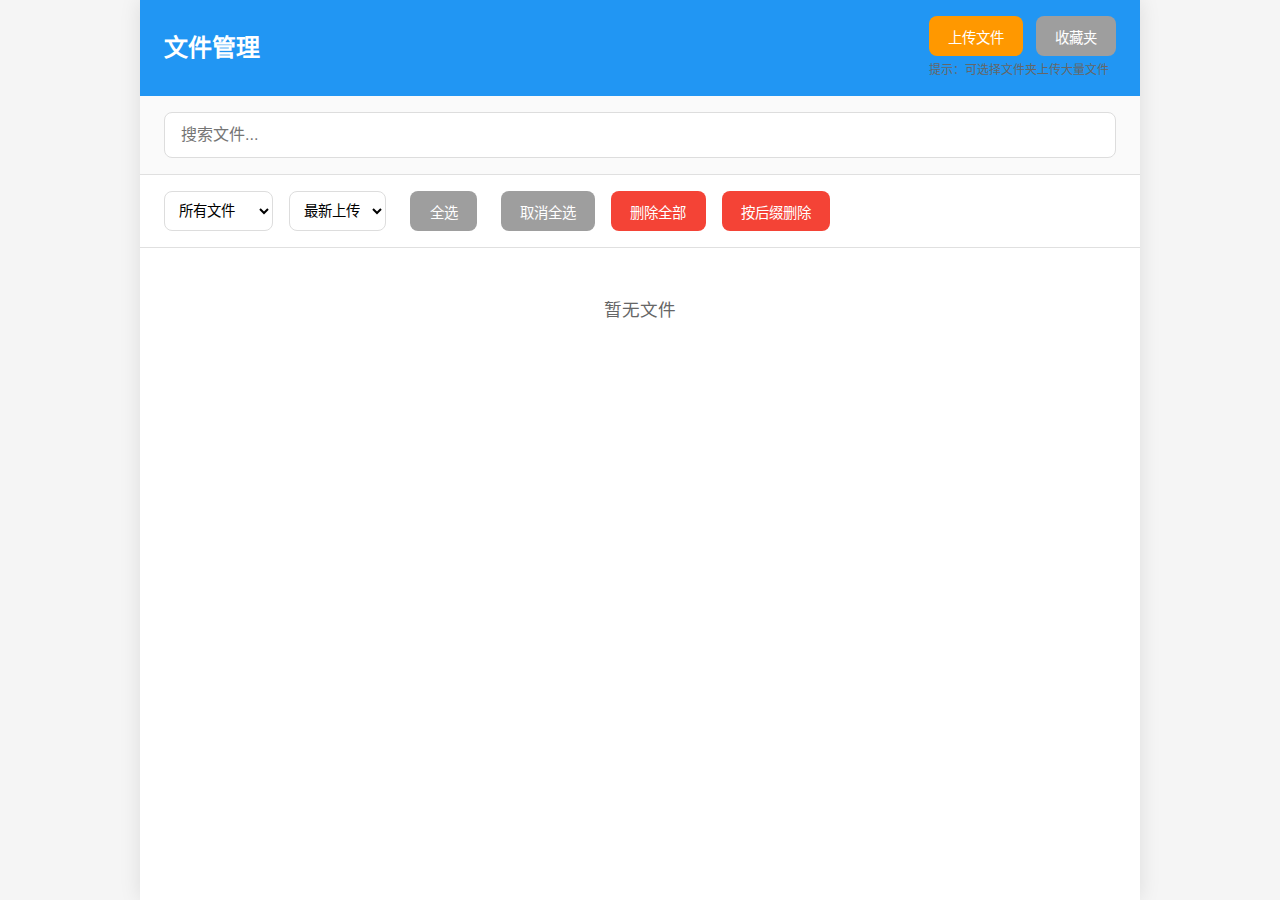
<file: index.html>
<!DOCTYPE html>
<html lang="zh-CN">
<head>
    <meta charset="UTF-8">
    <meta name="viewport" content="width=device-width, initial-scale=1.0">
    <title>文件管理APP</title>
    <link rel="stylesheet" href="style.css">
    <!-- PWA 配置 -->
    <link rel="manifest" href="/manifest.json">
    <meta name="theme-color" content="#2196F3">
    <meta name="apple-mobile-web-app-capable" content="yes">
    <meta name="apple-mobile-web-app-status-bar-style" content="black">
    <meta name="apple-mobile-web-app-title" content="文件管理">
</head>
<body>
    <div class="app-container">
        <header class="app-header">
            <h1>文件管理</h1>
            <div class="header-actions">
                <button id="uploadBtn" class="btn btn-primary">上传文件</button>
                <button id="favoriteBtn" class="btn btn-secondary">收藏夹</button>
                <input type="file" id="fileInput" multiple webkitdirectory style="display: none;">
                <div style="font-size: 12px; color: #666; margin-top: 5px;">提示：可选择文件夹上传大量文件</div>
            </div>
        </header>

        <div class="search-section">
            <input type="text" id="searchInput" placeholder="搜索文件..." class="search-input">
        </div>

        <div class="filter-section">
            <select id="filterSelect" class="filter-select">
                <option value="all">所有文件</option>
                <option value="pdf">PDF文件</option>
                <option value="html">HTML文件</option>
                <option value="image">图片文件</option>
                <option value="zip">压缩文件</option>
            </select>
            <select id="sortSelect" class="filter-select">
                <option value="newest">最新上传</option>
                <option value="oldest">最早上传</option>
                <option value="name_asc">名称升序</option>
                <option value="name_desc">名称降序</option>
            </select>
            <button id="selectAllBtn" class="btn btn-secondary">全选</button>
            <button id="selectNoneBtn" class="btn btn-secondary">取消全选</button>
            <button id="batchDeleteBtn" class="btn btn-danger" style="display: none;">批量删除</button>
            <button id="deleteAllBtn" class="btn btn-danger">删除全部</button>
            <button id="deleteBySuffixBtn" class="btn btn-danger">按后缀删除</button>
        </div>

        <main class="file-list-container">
            <div id="fileList" class="file-list">
                <!-- 文件列表将通过JavaScript动态生成 -->
            </div>
        </main>
    </div>

    <!-- 收藏窗口 -->
    <div id="favoriteWindow" class="modal-window" style="display: none;">
        <div class="modal-overlay" onclick="fileManager.closeFavoriteWindow()"></div>
        <div class="modal-content">
            <div class="modal-header">
                <h2>收藏夹</h2>
                <button class="btn-icon close-btn" onclick="fileManager.closeFavoriteWindow()">×</button>
            </div>
            <div class="modal-body">
                <div id="favoriteFileList" class="file-list"></div>
            </div>
            <div class="modal-footer">
                <button id="closeFavoriteBtn" class="btn btn-primary" onclick="fileManager.closeFavoriteWindow()">关闭</button>
            </div>
        </div>
    </div>

    <script src="script.js"></script>
    
</body>

</html>
</file>
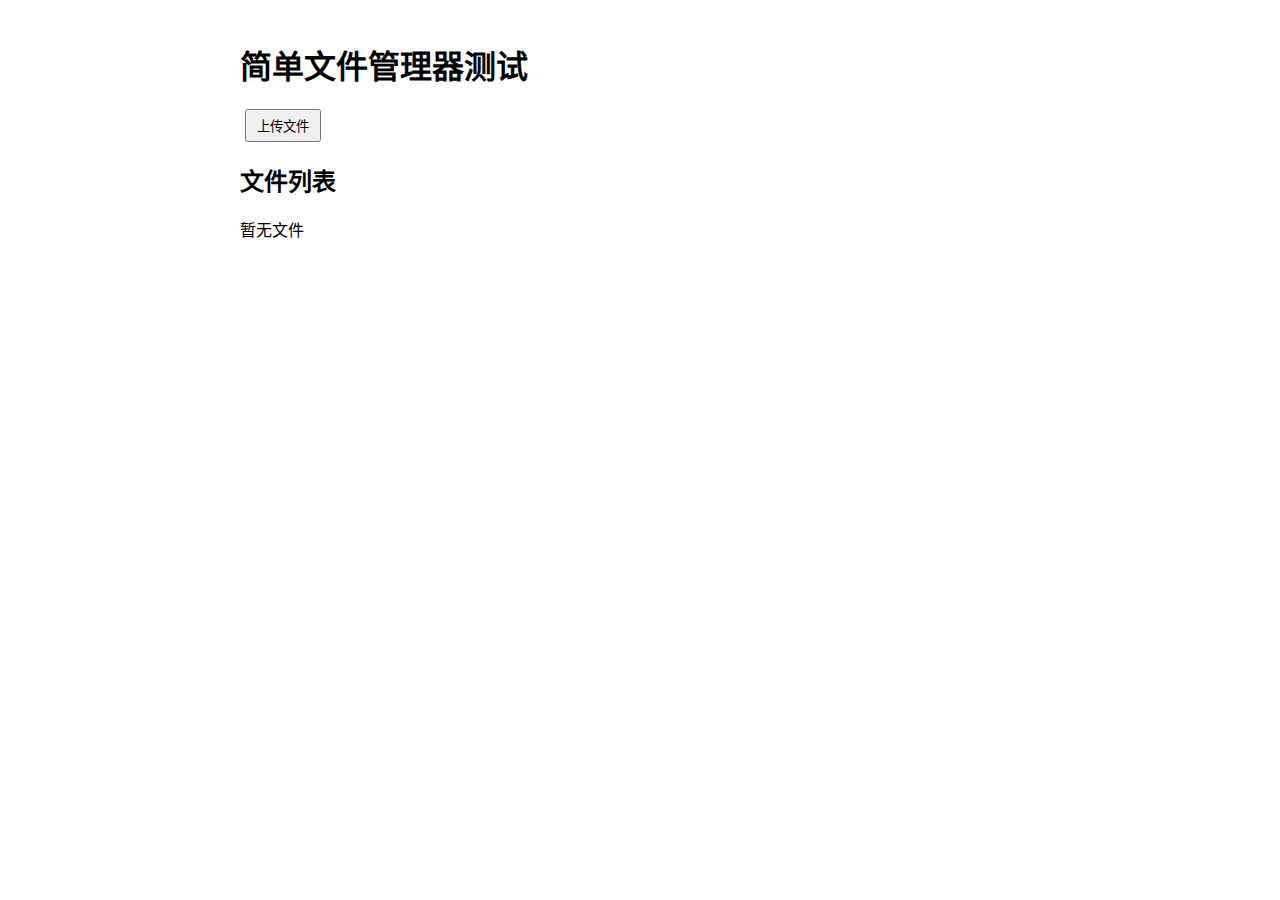
<file: simple-test.html>
<!DOCTYPE html>
<html lang="zh-CN">
<head>
    <meta charset="UTF-8">
    <meta name="viewport" content="width=device-width, initial-scale=1.0">
    <title>简单文件管理器测试</title>
    <style>
        body {
            font-family: Arial, sans-serif;
            max-width: 800px;
            margin: 0 auto;
            padding: 20px;
        }
        .file-item {
            border: 1px solid #ddd;
            padding: 10px;
            margin: 10px 0;
            border-radius: 5px;
        }
        .file-actions {
            margin-top: 10px;
        }
        .btn {
            padding: 5px 10px;
            margin: 0 5px;
            cursor: pointer;
        }
    </style>
</head>
<body>
    <h1>简单文件管理器测试</h1>
    
    <div>
        <button id="uploadBtn" class="btn">上传文件</button>
        <input type="file" id="fileInput" multiple style="display: none;">
    </div>
    
    <h2>文件列表</h2>
    <div id="fileList"></div>
    
    <script>
        class SimpleFileManager {
            constructor() {
                this.files = [];
                this.init();
            }
            
            init() {
                this.bindEvents();
                this.renderFileList();
            }
            
            bindEvents() {
                const uploadBtn = document.getElementById('uploadBtn');
                const fileInput = document.getElementById('fileInput');
                
                uploadBtn.addEventListener('click', () => {
                    fileInput.click();
                });
                
                fileInput.addEventListener('change', (e) => {
                    this.handleFileUpload(e);
                });
            }
            
            handleFileUpload(event) {
                const fileList = event.target.files;
                if (fileList.length === 0) return;
                
                for (let i = 0; i < fileList.length; i++) {
                    const file = fileList[i];
                    this.uploadFile(file);
                }
                
                // 清空文件输入
                event.target.value = '';
            }
            
            uploadFile(file) {
                const fileId = Date.now() + Math.random().toString(36).substr(2, 9);
                
                const fileData = {
                    id: fileId,
                    name: file.name,
                    type: file.type,
                    size: file.size,
                    uploadedAt: new Date().toISOString(),
                    content: URL.createObjectURL(file)
                };
                
                this.files.push(fileData);
                this.renderFileList();
            }
            
            renderFileList() {
                const fileListElement = document.getElementById('fileList');
                
                if (this.files.length === 0) {
                    fileListElement.innerHTML = '<div>暂无文件</div>';
                    return;
                }
                
                let html = '';
                this.files.forEach(file => {
                    html += '<div class="file-item">';
                    html += '<div>文件名: ' + file.name + '</div>';
                    html += '<div>类型: ' + file.type + '</div>';
                    html += '<div>大小: ' + this.formatFileSize(file.size) + '</div>';
                    html += '<div>上传时间: ' + this.formatDate(file.uploadedAt) + '</div>';
                    html += '<div class="file-actions">';
                    html += '<button class="btn" onclick="fileManager.viewFile(\'' + file.id + '\')">查看</button>';
                    html += '<button class="btn" onclick="fileManager.deleteFile(\'' + file.id + '\')">删除</button>';
                    html += '</div>';
                    html += '</div>';
                });
                
                fileListElement.innerHTML = html;
            }
            
            viewFile(fileId) {
                const file = this.files.find(f => f.id === fileId);
                if (!file) return;
                
                window.open(file.content, '_blank');
            }
            
            deleteFile(fileId) {
                this.files = this.files.filter(file => file.id !== fileId);
                this.renderFileList();
            }
            
            formatFileSize(bytes) {
                if (bytes === 0) return '0 Bytes';
                const k = 1024;
                const sizes = ['Bytes', 'KB', 'MB', 'GB'];
                const i = Math.floor(Math.log(bytes) / Math.log(k));
                return parseFloat((bytes / Math.pow(k, i)).toFixed(2)) + ' ' + sizes[i];
            }
            
            formatDate(dateString) {
                const date = new Date(dateString);
                return date.toLocaleString('zh-CN');
            }
        }
        
        // 初始化文件管理器
        let fileManager;
        if (document.readyState === 'loading') {
            document.addEventListener('DOMContentLoaded', () => {
                fileManager = new SimpleFileManager();
                window.fileManager = fileManager;
            });
        } else {
            fileManager = new SimpleFileManager();
            window.fileManager = fileManager;
        }
    </script>
</body>
</html>
</file>
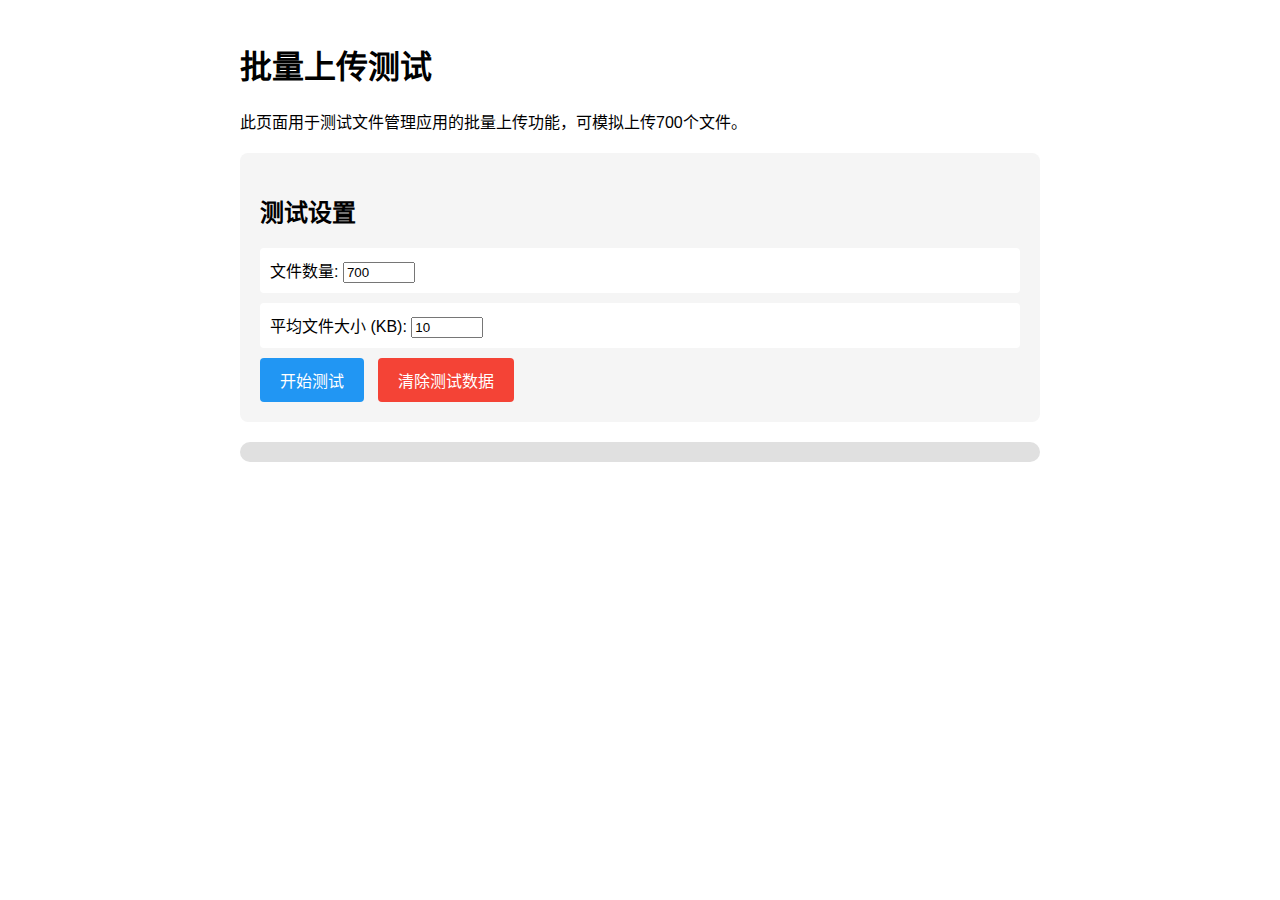
<file: test-batch-upload.html>
<!DOCTYPE html>
<html lang="zh-CN">
<head>
    <meta charset="UTF-8">
    <meta name="viewport" content="width=device-width, initial-scale=1.0">
    <title>批量上传测试</title>
    <style>
        body {
            font-family: Arial, sans-serif;
            padding: 20px;
            max-width: 800px;
            margin: 0 auto;
        }
        .test-container {
            background-color: #f5f5f5;
            padding: 20px;
            border-radius: 8px;
            margin-top: 20px;
        }
        .btn {
            padding: 10px 20px;
            background-color: #2196F3;
            color: white;
            border: none;
            border-radius: 4px;
            cursor: pointer;
            font-size: 16px;
        }
        .btn:hover {
            background-color: #1976D2;
        }
        .test-info {
            margin: 10px 0;
            padding: 10px;
            background-color: white;
            border-radius: 4px;
        }
        .test-result {
            margin-top: 20px;
            padding: 15px;
            border-radius: 4px;
        }
        .success {
            background-color: #d4edda;
            color: #155724;
        }
        .error {
            background-color: #f8d7da;
            color: #721c24;
        }
        #testProgress {
            width: 100%;
            height: 20px;
            background-color: #e0e0e0;
            border-radius: 10px;
            margin: 20px 0;
            overflow: hidden;
        }
        #testProgressFill {
            height: 100%;
            background-color: #4CAF50;
            width: 0%;
            transition: width 0.3s ease;
        }
    </style>
</head>
<body>
    <h1>批量上传测试</h1>
    <p>此页面用于测试文件管理应用的批量上传功能，可模拟上传700个文件。</p>
    
    <div class="test-container">
        <h2>测试设置</h2>
        <div class="test-info">
            <label for="fileCount">文件数量:</label>
            <input type="number" id="fileCount" value="700" min="1" max="1000">
        </div>
        <div class="test-info">
            <label for="fileSize">平均文件大小 (KB):</label>
            <input type="number" id="fileSize" value="10" min="1" max="1000">
        </div>
        <button class="btn" onclick="startTest()">开始测试</button>
        <button class="btn" onclick="clearTest()" style="margin-left: 10px; background-color: #f44336;">清除测试数据</button>
    </div>
    
    <div id="testProgress">
        <div id="testProgressFill"></div>
    </div>
    
    <div id="testResult" class="test-result"></div>
    
    <script>
        function startTest() {
            const fileCount = parseInt(document.getElementById('fileCount').value);
            const fileSize = parseInt(document.getElementById('fileSize').value);
            
            const startTime = Date.now();
            let processedCount = 0;
            const testResult = document.getElementById('testResult');
            const testProgressFill = document.getElementById('testProgressFill');
            
            testResult.innerHTML = '<h3>测试进行中...</h3>';
            testResult.className = 'test-result';
            
            // 创建模拟文件数据
            console.log(`开始创建 ${fileCount} 个模拟文件...`);
            
            // 先检查是否已加载FileManager
            if (typeof window.fileManager === 'undefined') {
                testResult.innerHTML = '<h3>错误</h3><p>FileManager未加载，请先打开主应用页面。</p>';
                testResult.className = 'test-result error';
                return;
            }
            
            // 创建Blob文件
            const files = [];
            for (let i = 0; i < fileCount; i++) {
                const content = `这是测试文件 ${i+1} 的内容。\n\n文件大小约为 ${fileSize} KB。\n\n测试批量上传功能。`;
                const blob = new Blob([content.repeat(Math.ceil(fileSize * 1024 / content.length))], { type: 'text/plain' });
                blob.name = `test-file-${i+1}.txt`;
                blob.lastModified = Date.now();
                blob.lastModifiedDate = new Date();
                files.push(blob);
            }
            
            console.log(`模拟文件创建完成，共 ${files.length} 个文件`);
            
            // 创建FileList
            const dataTransfer = new DataTransfer();
            files.forEach(file => {
                dataTransfer.items.add(file);
            });
            const fileList = dataTransfer.files;
            
            console.log(`FileList 创建完成，共 ${fileList.length} 个文件`);
            
            // 调用handleFileUpload方法
            console.log('开始批量上传...');
            
            // 监听上传进度
            const originalUpdateProgress = fileManager.updateUploadProgress;
            fileManager.updateUploadProgress = function(uploadedCount, totalFiles) {
                originalUpdateProgress.call(this, uploadedCount, totalFiles);
                const percentage = Math.round((uploadedCount / totalFiles) * 100);
                testProgressFill.style.width = percentage + '%';
            };
            
            // 修改finishBatchUpload方法以获取测试结果
            const originalFinishBatchUpload = fileManager.finishBatchUpload;
            fileManager.finishBatchUpload = function(uploadedFiles, failedFiles, totalFiles) {
                const endTime = Date.now();
                const duration = (endTime - startTime) / 1000;
                const speed = Math.round(totalFiles / duration);
                
                let resultHTML = '<h3>测试完成</h3>';
                resultHTML += `<p>总文件数: ${totalFiles}</p>`;
                resultHTML += `<p>成功上传: ${uploadedFiles.length}</p>`;
                resultHTML += `<p>上传失败: ${failedFiles.length}</p>`;
                resultHTML += `<p>耗时: ${duration.toFixed(2)} 秒</p>`;
                resultHTML += `<p>上传速度: ${speed} 文件/秒</p>`;
                
                if (failedFiles.length === 0) {
                    resultHTML += '<p class="success">✅ 所有文件上传成功！</p>';
                    testResult.className = 'test-result success';
                } else {
                    resultHTML += `<p class="error">⚠️ 部分文件上传失败</p>`;
                    testResult.className = 'test-result error';
                }
                
                testResult.innerHTML = resultHTML;
                
                // 恢复原始方法
                fileManager.updateUploadProgress = originalUpdateProgress;
                fileManager.finishBatchUpload = originalFinishBatchUpload;
                
                // 调用原始方法完成上传
                originalFinishBatchUpload.call(this, uploadedFiles, failedFiles, totalFiles);
            };
            
            // 触发文件上传
            fileManager.handleFileUpload({ target: { files: fileList } });
        }
        
        function clearTest() {
            if (typeof window.fileManager !== 'undefined') {
                // 清除所有测试文件
                const testFiles = fileManager.files.filter(file => file.name.startsWith('test-file-'));
                if (testFiles.length > 0) {
                    testFiles.forEach(file => {
                        fileManager.deleteFile(file.id);
                    });
                    alert(`已清除 ${testFiles.length} 个测试文件`);
                } else {
                    alert('没有找到测试文件');
                }
            } else {
                alert('FileManager未加载，请先打开主应用页面。');
            }
        }
    </script>
</body>
</html>
</file>
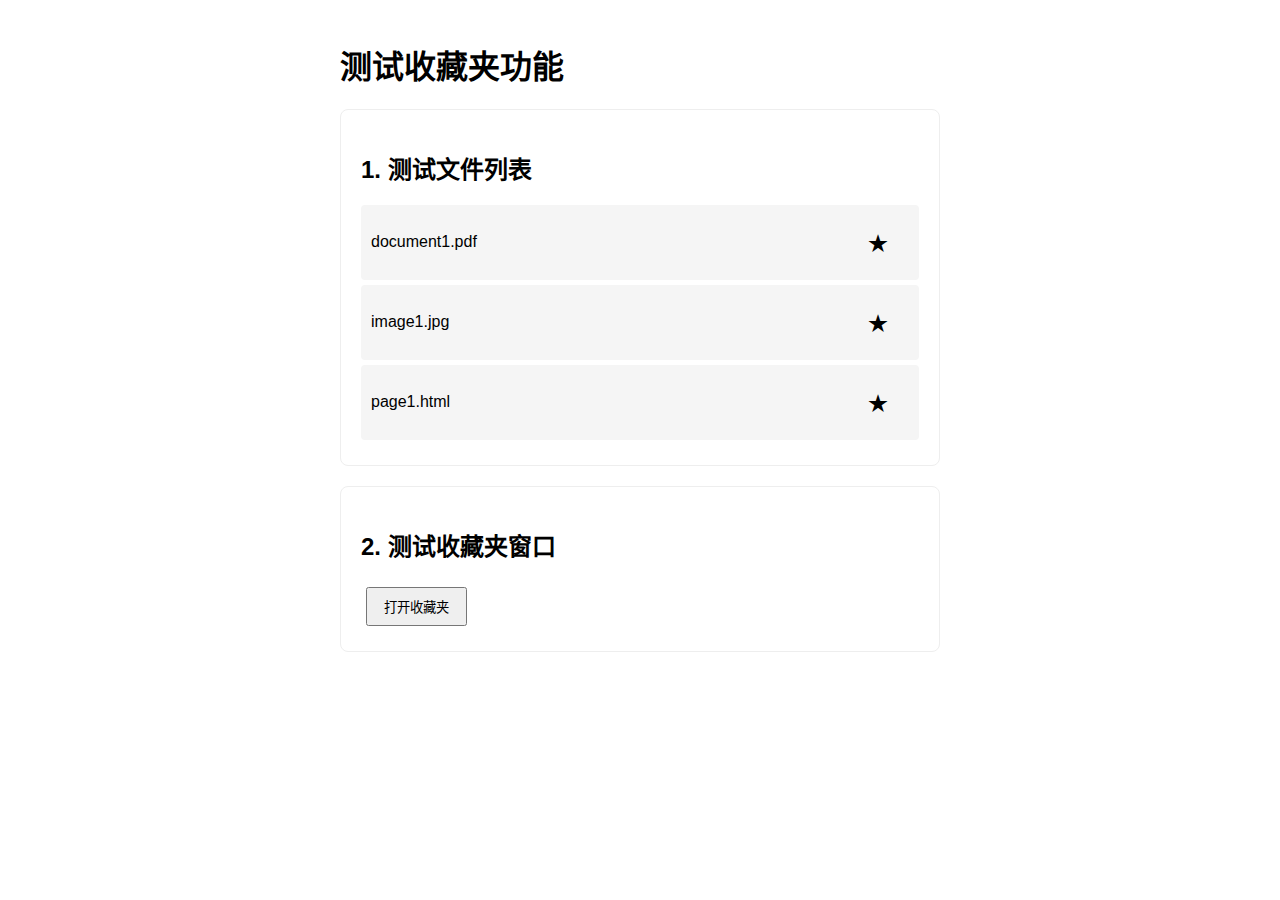
<file: test-favorite.html>
<!DOCTYPE html>
<html lang="zh-CN">
<head>
    <meta charset="UTF-8">
    <meta name="viewport" content="width=device-width, initial-scale=1.0">
    <title>测试收藏夹功能</title>
    <style>
        body {
            font-family: Arial, sans-serif;
            padding: 20px;
            max-width: 600px;
            margin: 0 auto;
        }
        .test-section {
            margin: 20px 0;
            padding: 20px;
            border: 1px solid #eee;
            border-radius: 8px;
        }
        button {
            padding: 8px 16px;
            margin: 5px;
            cursor: pointer;
        }
        .file-item {
            display: flex;
            align-items: center;
            padding: 10px;
            margin: 5px 0;
            background: #f5f5f5;
            border-radius: 4px;
        }
        .favorite-btn {
            margin-left: auto;
            background: none;
            border: none;
            font-size: 20px;
            cursor: pointer;
        }
        .favorite-btn.active {
            color: gold;
        }
        .modal {
            display: none;
            position: fixed;
            top: 0;
            left: 0;
            width: 100%;
            height: 100%;
            background: rgba(0,0,0,0.5);
            z-index: 1000;
        }
        .modal-content {
            background: white;
            margin: 50px auto;
            padding: 20px;
            border-radius: 8px;
            max-width: 500px;
        }
        #favoriteList {
            margin: 20px 0;
        }
    </style>
</head>
<body>
    <h1>测试收藏夹功能</h1>
    
    <div class="test-section">
        <h2>1. 测试文件列表</h2>
        <div id="fileList">
            <!-- 文件列表将动态生成 -->
        </div>
    </div>
    
    <div class="test-section">
        <h2>2. 测试收藏夹窗口</h2>
        <button onclick="openFavoriteWindow()">打开收藏夹</button>
        <div id="favoriteWindow" class="modal">
            <div class="modal-content">
                <h3>收藏夹</h3>
                <div id="favoriteList">
                    <!-- 收藏的文件将显示在这里 -->
                </div>
                <button onclick="closeFavoriteWindow()">关闭</button>
            </div>
        </div>
    </div>

    <script>
        // 简单的文件管理器测试
        class TestFileManager {
            constructor() {
                this.files = [
                    {id: '1', name: 'document1.pdf', type: 'pdf', favorite: false},
                    {id: '2', name: 'image1.jpg', type: 'image', favorite: false},
                    {id: '3', name: 'page1.html', type: 'html', favorite: false}
                ];
                this.renderFileList();
            }
            
            renderFileList() {
                const container = document.getElementById('fileList');
                container.innerHTML = '';
                
                this.files.forEach(file => {
                    const div = document.createElement('div');
                    div.className = 'file-item';
                    div.innerHTML = `
                        <span>${file.name}</span>
                        <button class="favorite-btn ${file.favorite ? 'active' : ''}" 
                                onclick="testManager.toggleFavorite('${file.id}')">★</button>
                    `;
                    container.appendChild(div);
                });
            }
            
            toggleFavorite(fileId) {
                const file = this.files.find(f => f.id === fileId);
                if (file) {
                    file.favorite = !file.favorite;
                    this.renderFileList();
                    renderFavoriteList();
                }
            }
        }
        
        function renderFavoriteList() {
            const container = document.getElementById('favoriteList');
            const favoriteFiles = testManager.files.filter(f => f.favorite);
            
            if (favoriteFiles.length === 0) {
                container.innerHTML = '<p>暂无收藏的文件</p>';
                return;
            }
            
            container.innerHTML = '';
            favoriteFiles.forEach(file => {
                const div = document.createElement('div');
                div.className = 'file-item';
                div.textContent = file.name;
                container.appendChild(div);
            });
        }
        
        function openFavoriteWindow() {
            const modal = document.getElementById('favoriteWindow');
            renderFavoriteList();
            modal.style.display = 'block';
        }
        
        function closeFavoriteWindow() {
            const modal = document.getElementById('favoriteWindow');
            modal.style.display = 'none';
        }
        
        // 初始化测试管理器
        const testManager = new TestFileManager();
    </script>
</body>
</html>
</file>
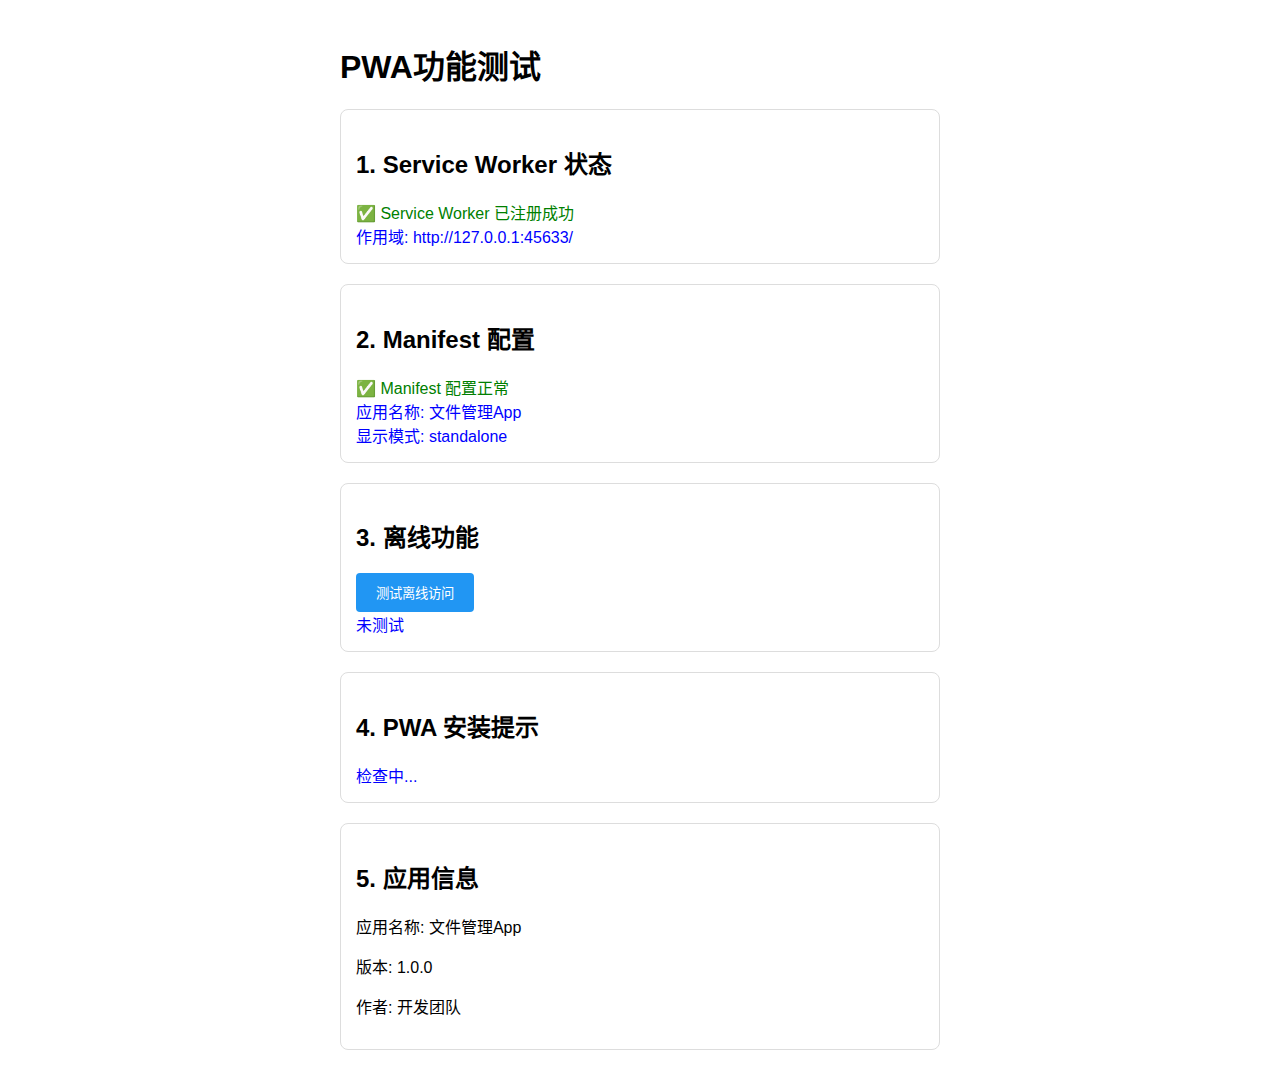
<file: test-pwa.html>
<!DOCTYPE html>
<html lang="zh-CN">
<head>
    <meta charset="UTF-8">
    <meta name="viewport" content="width=device-width, initial-scale=1.0">
    <title>PWA测试</title>
    <style>
        body {
            font-family: Arial, sans-serif;
            max-width: 600px;
            margin: 0 auto;
            padding: 20px;
        }
        .test-section {
            margin: 20px 0;
            padding: 15px;
            border: 1px solid #ddd;
            border-radius: 8px;
        }
        .success { color: green; }
        .error { color: red; }
        .info { color: blue; }
        button {
            padding: 10px 20px;
            background-color: #2196F3;
            color: white;
            border: none;
            border-radius: 4px;
            cursor: pointer;
        }
    </style>
</head>
<body>
    <h1>PWA功能测试</h1>
    
    <div class="test-section">
        <h2>1. Service Worker 状态</h2>
        <div id="sw-status" class="info">检查中...</div>
    </div>
    
    <div class="test-section">
        <h2>2. Manifest 配置</h2>
        <div id="manifest-status" class="info">检查中...</div>
    </div>
    
    <div class="test-section">
        <h2>3. 离线功能</h2>
        <button onclick="testOffline()">测试离线访问</button>
        <div id="offline-status" class="info">未测试</div>
    </div>
    
    <div class="test-section">
        <h2>4. PWA 安装提示</h2>
        <div id="install-status" class="info">检查中...</div>
    </div>
    
    <div class="test-section">
        <h2>5. 应用信息</h2>
        <div id="app-info">
            <p>应用名称: 文件管理App</p>
            <p>版本: 1.0.0</p>
            <p>作者: 开发团队</p>
        </div>
    </div>

    <script>
        // 检查Service Worker
        if ('serviceWorker' in navigator) {
            navigator.serviceWorker.ready
                .then(registration => {
                    document.getElementById('sw-status').innerHTML = '<span class="success">✅ Service Worker 已注册成功</span>';
                    document.getElementById('sw-status').innerHTML += '<br>作用域: ' + registration.scope;
                })
                .catch(error => {
                    document.getElementById('sw-status').innerHTML = '<span class="error">❌ Service Worker 注册失败</span>';
                    document.getElementById('sw-status').innerHTML += '<br>错误: ' + error.message;
                });
        } else {
            document.getElementById('sw-status').innerHTML = '<span class="error">❌ 浏览器不支持 Service Worker</span>';
        }
        
        // 检查Manifest
        fetch('/manifest.json')
            .then(response => {
                if (response.ok) {
                    return response.json();
                }
                throw new Error('Manifest 加载失败');
            })
            .then(manifest => {
                document.getElementById('manifest-status').innerHTML = '<span class="success">✅ Manifest 配置正常</span>';
                document.getElementById('manifest-status').innerHTML += '<br>应用名称: ' + manifest.name;
                document.getElementById('manifest-status').innerHTML += '<br>显示模式: ' + manifest.display;
            })
            .catch(error => {
                document.getElementById('manifest-status').innerHTML = '<span class="error">❌ Manifest 配置异常</span>';
                document.getElementById('manifest-status').innerHTML += '<br>错误: ' + error.message;
            });
        
        // 测试离线功能
        function testOffline() {
            document.getElementById('offline-status').innerHTML = '<span class="info">正在测试...</span>';
            
            // 缓存关键资源
            caches.open('test-cache')
                .then(cache => {
                    return cache.addAll(['/index.html', '/style.css', '/script.js']);
                })
                .then(() => {
                    document.getElementById('offline-status').innerHTML = '<span class="success">✅ 资源缓存成功，支持离线访问</span>';
                })
                .catch(error => {
                    document.getElementById('offline-status').innerHTML = '<span class="error">❌ 资源缓存失败</span>';
                    document.getElementById('offline-status').innerHTML += '<br>错误: ' + error.message;
                });
        }
        
        // 检查PWA安装提示
        let deferredPrompt;
        
        window.addEventListener('beforeinstallprompt', (e) => {
            e.preventDefault();
            deferredPrompt = e;
            document.getElementById('install-status').innerHTML = '<span class="success">✅ PWA 可以安装到主屏幕</span>';
        });
        
        setTimeout(() => {
            if (!deferredPrompt) {
                document.getElementById('install-status').innerHTML = '<span class="info">ℹ️ 请使用Chrome/Safari访问以获得安装提示</span>';
            }
        }, 3000);
    </script>
</body>
</html>
</file>
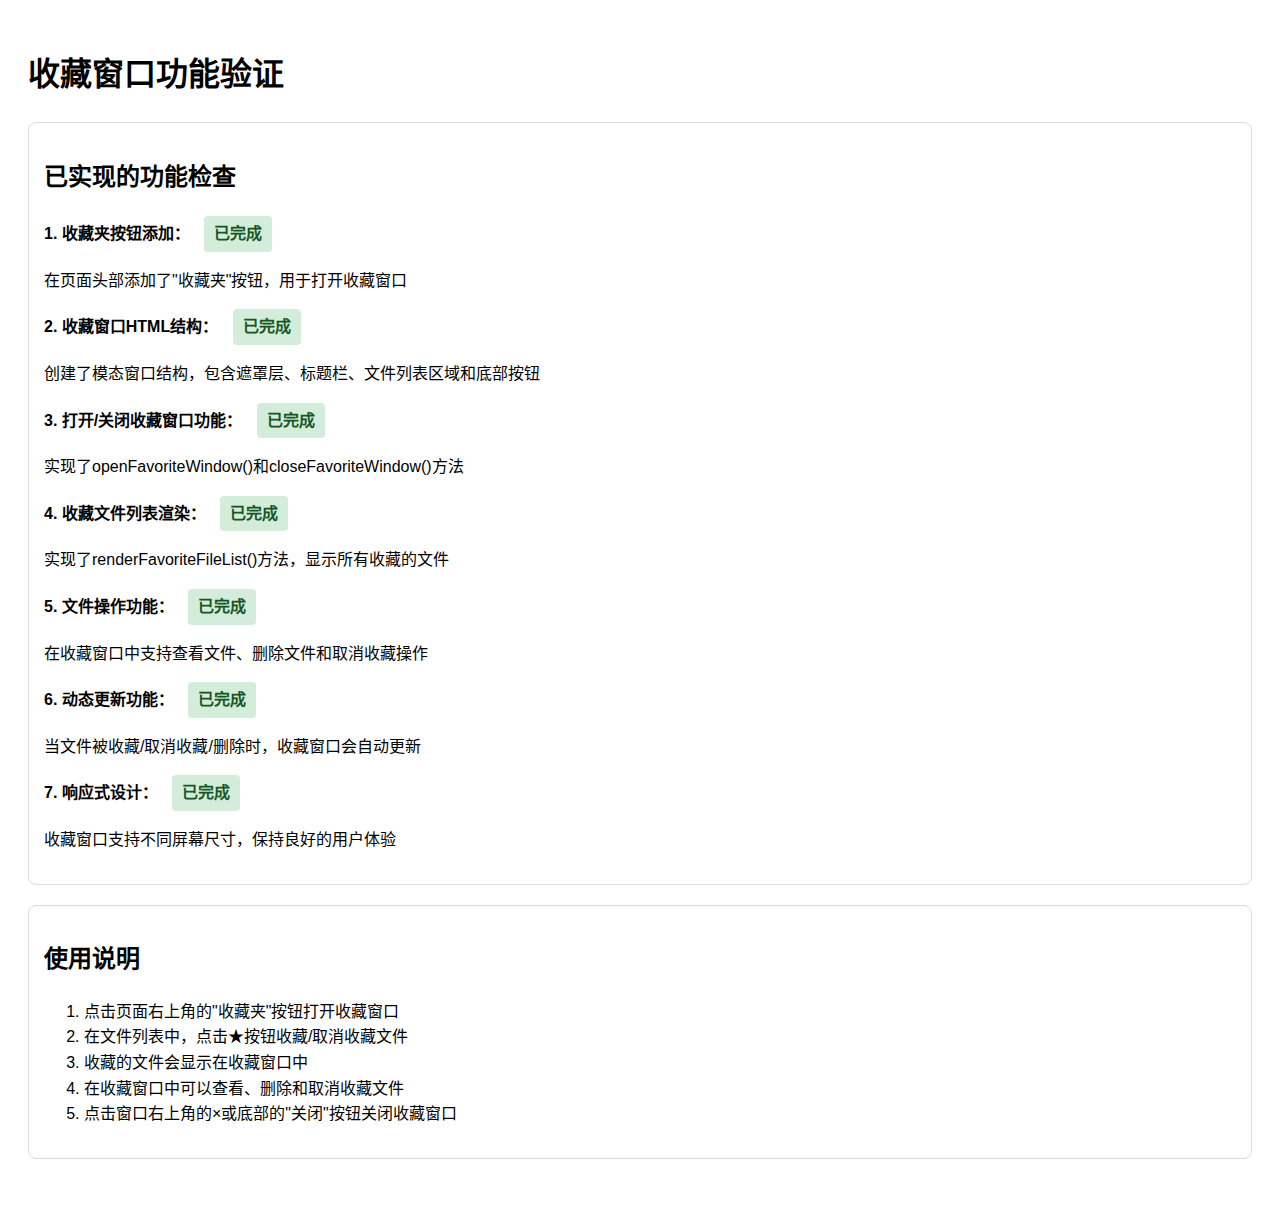
<file: verify-favorite-function.html>
<!DOCTYPE html>
<html lang="zh-CN">
<head>
    <meta charset="UTF-8">
    <meta name="viewport" content="width=device-width, initial-scale=1.0">
    <title>验证收藏功能</title>
    <style>
        body {
            font-family: Arial, sans-serif;
            padding: 20px;
            line-height: 1.6;
        }
        .function-check {
            margin-bottom: 20px;
            padding: 15px;
            border: 1px solid #ddd;
            border-radius: 8px;
        }
        .check-item {
            margin-bottom: 10px;
        }
        .status {
            display: inline-block;
            margin-left: 10px;
            padding: 5px 10px;
            border-radius: 4px;
            font-weight: bold;
        }
        .success {
            background-color: #d4edda;
            color: #155724;
        }
        .pending {
            background-color: #fff3cd;
            color: #856404;
        }
    </style>
</head>
<body>
    <h1>收藏窗口功能验证</h1>
    <div class="function-check">
        <h2>已实现的功能检查</h2>
        
        <div class="check-item">
            <strong>1. 收藏夹按钮添加：</strong>
            <span class="status success">已完成</span>
            <p>在页面头部添加了"收藏夹"按钮，用于打开收藏窗口</p>
        </div>
        
        <div class="check-item">
            <strong>2. 收藏窗口HTML结构：</strong>
            <span class="status success">已完成</span>
            <p>创建了模态窗口结构，包含遮罩层、标题栏、文件列表区域和底部按钮</p>
        </div>
        
        <div class="check-item">
            <strong>3. 打开/关闭收藏窗口功能：</strong>
            <span class="status success">已完成</span>
            <p>实现了openFavoriteWindow()和closeFavoriteWindow()方法</p>
        </div>
        
        <div class="check-item">
            <strong>4. 收藏文件列表渲染：</strong>
            <span class="status success">已完成</span>
            <p>实现了renderFavoriteFileList()方法，显示所有收藏的文件</p>
        </div>
        
        <div class="check-item">
            <strong>5. 文件操作功能：</strong>
            <span class="status success">已完成</span>
            <p>在收藏窗口中支持查看文件、删除文件和取消收藏操作</p>
        </div>
        
        <div class="check-item">
            <strong>6. 动态更新功能：</strong>
            <span class="status success">已完成</span>
            <p>当文件被收藏/取消收藏/删除时，收藏窗口会自动更新</p>
        </div>
        
        <div class="check-item">
            <strong>7. 响应式设计：</strong>
            <span class="status success">已完成</span>
            <p>收藏窗口支持不同屏幕尺寸，保持良好的用户体验</p>
        </div>
    </div>
    
    <div class="function-check">
        <h2>使用说明</h2>
        <ol>
            <li>点击页面右上角的"收藏夹"按钮打开收藏窗口</li>
            <li>在文件列表中，点击★按钮收藏/取消收藏文件</li>
            <li>收藏的文件会显示在收藏窗口中</li>
            <li>在收藏窗口中可以查看、删除和取消收藏文件</li>
            <li>点击窗口右上角的×或底部的"关闭"按钮关闭收藏窗口</li>
        </ol>
    </div>
</body>
</html>
</file>
<file: style.css>
* {
    margin: 0;
    padding: 0;
    box-sizing: border-box;
}

body {
    font-family: -apple-system, BlinkMacSystemFont, 'Segoe UI', Roboto, Oxygen, Ubuntu, Cantarell, sans-serif;
    background-color: #f5f5f5;
    color: #333;
    line-height: 1.6;
}

.app-container {
    max-width: 1000px;
    margin: 0 auto;
    background-color: #fff;
    min-height: 100vh;
    box-shadow: 0 0 20px rgba(0, 0, 0, 0.1);
}

.app-header {
    background-color: #2196F3;
    color: white;
    padding: 1rem 1.5rem;
    display: flex;
    justify-content: space-between;
    align-items: center;
}

.app-header h1 {
    font-size: 1.5rem;
    font-weight: 600;
}

.btn {
    padding: 0.6rem 1.2rem;
    border: none;
    border-radius: 8px;
    cursor: pointer;
    font-size: 0.9rem;
    font-weight: 500;
    transition: all 0.3s ease;
}

.btn-primary {
    background-color: #FF9800;
    color: white;
}

.btn-primary:hover {
    background-color: #F57C00;
    transform: translateY(-2px);
    box-shadow: 0 4px 8px rgba(0, 0, 0, 0.2);
}

.btn-danger {
    background-color: #F44336;
    color: white;
}

.btn-danger:hover {
    background-color: #D32F2F;
    transform: translateY(-2px);
    box-shadow: 0 4px 8px rgba(0, 0, 0, 0.2);
}

.btn-secondary {
    background-color: #9E9E9E;
    color: white;
    margin-left: 0.5rem;
}

.btn-secondary:hover {
    background-color: #757575;
}

.search-section {
    padding: 1rem 1.5rem;
    background-color: #fafafa;
    border-bottom: 1px solid #e0e0e0;
}

.search-input {
    width: 100%;
    padding: 0.8rem 1rem;
    border: 1px solid #ddd;
    border-radius: 8px;
    font-size: 1rem;
    transition: border-color 0.3s ease;
}

.search-input:focus {
    outline: none;
    border-color: #2196F3;
    box-shadow: 0 0 0 2px rgba(33, 150, 243, 0.1);
}

.filter-section {
    padding: 1rem 1.5rem;
    display: flex;
    gap: 1rem;
    align-items: center;
    flex-wrap: wrap;
    border-bottom: 1px solid #e0e0e0;
}

.filter-select {
    padding: 0.6rem;
    border: 1px solid #ddd;
    border-radius: 8px;
    font-size: 0.9rem;
    background-color: white;
    cursor: pointer;
    transition: border-color 0.3s ease;
}

.filter-select:focus {
    outline: none;
    border-color: #2196F3;
}

.file-list-container {
    padding: 1rem 1.5rem;
}

.file-list {
    display: flex;
    flex-direction: column;
    gap: 0.8rem;
}

.file-item {
    display: flex;
    align-items: center;
    padding: 1rem;
    background-color: #fafafa;
    border-radius: 12px;
    transition: all 0.3s ease;
    border: 2px solid transparent;
}

.file-item:hover {
    background-color: #f0f0f0;
    transform: translateY(-2px);
    box-shadow: 0 4px 12px rgba(0, 0, 0, 0.1);
}

.file-item.selected {
    border-color: #2196F3;
    background-color: rgba(33, 150, 243, 0.05);
}

.file-checkbox {
    margin-right: 1rem;
    transform: scale(1.2);
}

.file-icon {
    width: 40px;
    height: 40px;
    background-color: #2196F3;
    border-radius: 8px;
    display: flex;
    align-items: center;
    justify-content: center;
    color: white;
    font-weight: bold;
    margin-right: 1rem;
    font-size: 1.2rem;
}

.file-icon.pdf {
    background-color: #F44336;
}

.file-icon.html {
    background-color: #4CAF50;
}

.file-icon.image {
    background-color: #FF9800;
}

.file-icon.zip {
    background-color: #9C27B0;
}

.file-info {
    flex: 1;
    min-width: 0;
}

.file-name {
    font-weight: 500;
    font-size: 0.95rem;
    margin-bottom: 0.2rem;
    white-space: nowrap;
    overflow: hidden;
    text-overflow: ellipsis;
}

.file-meta {
    font-size: 0.8rem;
    color: #666;
}

.file-actions {
    display: flex;
    gap: 0.5rem;
}

.btn-icon {
    padding: 0.5rem;
    width: 36px;
    height: 36px;
    display: flex;
    align-items: center;
    justify-content: center;
    border-radius: 50%;
    background-color: #e0e0e0;
    color: #666;
    border: none;
    cursor: pointer;
    transition: all 0.3s ease;
}

.btn-icon:hover {
    background-color: #bdbdbd;
    transform: scale(1.1);
}

.btn-icon.favorite {
    color: #FFC107;
}

.btn-icon.favorite.active {
    background-color: rgba(255, 193, 7, 0.2);
}

/* 分页样式 */
.pagination {
    display: flex;
    justify-content: space-between;
    align-items: center;
    padding: 1rem 0;
    margin-top: 1rem;
    border-top: 1px solid #e0e0e0;
    flex-wrap: wrap;
    gap: 1rem;
}

.pagination-info {
    font-size: 0.85rem;
    color: #666;
    margin-right: auto;
}

.pagination-controls {
    display: flex;
    align-items: center;
    gap: 0.5rem;
    flex-wrap: wrap;
}

.pagination-btn {
    padding: 0.5rem 0.8rem;
    border: 1px solid #ddd;
    border-radius: 8px;
    background-color: white;
    color: #333;
    font-size: 0.9rem;
    cursor: pointer;
    transition: all 0.3s ease;
    min-width: 36px;
}

.pagination-btn:hover:not(:disabled) {
    background-color: #f0f0f0;
    border-color: #2196F3;
    transform: translateY(-1px);
}

.pagination-btn.active {
    background-color: #2196F3;
    color: white;
    border-color: #2196F3;
}

.pagination-btn:disabled {
    opacity: 0.5;
    cursor: not-allowed;
    transform: none;
}

.pagination-ellipsis {
    display: flex;
    align-items: center;
    padding: 0 0.5rem;
    color: #666;
    font-size: 1rem;
}

.page-size-selector {
    display: flex;
    align-items: center;
    gap: 0.5rem;
    font-size: 0.9rem;
    color: #666;
}

.page-size-selector select {
    padding: 0.4rem 0.6rem;
    border: 1px solid #ddd;
    border-radius: 6px;
    background-color: white;
    font-size: 0.9rem;
    cursor: pointer;
}

/* 模态窗口样式 */
.modal-window {
    position: fixed;
    top: 0;
    left: 0;
    width: 100%;
    height: 100%;
    z-index: 1000;
    display: flex;
    align-items: center;
    justify-content: center;
    overflow: auto;
}

.modal-overlay {
    position: absolute;
    top: 0;
    left: 0;
    width: 100%;
    height: 100%;
    background-color: rgba(0, 0, 0, 0.5);
    cursor: pointer;
}

.modal-content {
    position: relative;
    background-color: white;
    border-radius: 12px;
    box-shadow: 0 8px 32px rgba(0, 0, 0, 0.2);
    width: 90%;
    max-width: 800px;
    max-height: 90vh;
    display: flex;
    flex-direction: column;
    z-index: 1001;
}

.modal-header {
    padding: 1.5rem;
    border-bottom: 1px solid #e0e0e0;
    display: flex;
    justify-content: space-between;
    align-items: center;
    background-color: #fafafa;
    border-radius: 12px 12px 0 0;
}

.modal-header h2 {
    font-size: 1.3rem;
    font-weight: 600;
    color: #333;
    margin: 0;
}

.modal-header .close-btn {
    background: none;
    border: none;
    font-size: 1.5rem;
    color: #666;
    cursor: pointer;
    padding: 0;
    width: 32px;
    height: 32px;
    display: flex;
    align-items: center;
    justify-content: center;
    border-radius: 50%;
    transition: all 0.3s ease;
}

.modal-header .close-btn:hover {
    background-color: #e0e0e0;
    color: #333;
}

.modal-body {
    padding: 1.5rem;
    overflow-y: auto;
    flex: 1;
}

.modal-footer {
    padding: 1rem 1.5rem;
    border-top: 1px solid #e0e0e0;
    display: flex;
    justify-content: flex-end;
    background-color: #fafafa;
    border-radius: 0 0 12px 12px;
}

/* 响应式设计 */
@media (max-width: 768px) {
    .app-container {
        margin: 0;
        box-shadow: none;
    }
    
    .app-header {
        padding: 0.8rem 1rem;
    }
    
    .app-header h1 {
        font-size: 1.3rem;
    }
    
    .search-section {
        padding: 0.8rem 1rem;
    }
    
    .filter-section {
        padding: 0.8rem 1rem;
        gap: 0.5rem;
    }
    
    .file-list-container {
        padding: 0.8rem 1rem;
    }
    
    .file-item {
        padding: 0.8rem;
    }
    
    .file-icon {
        width: 36px;
        height: 36px;
        font-size: 1rem;
    }
    
    .file-name {
        font-size: 0.9rem;
    }
    
    .btn-icon {
        width: 32px;
        height: 32px;
    }
    
    /* 分页控件响应式调整 */
    .pagination {
        flex-direction: column;
        align-items: center;
        gap: 0.5rem;
    }
    
    .pagination-info {
        margin-right: 0;
        order: 2;
    }
    
    .pagination-controls {
        order: 1;
        justify-content: center;
    }
    
    .pagination-btn {
        padding: 0.4rem 0.6rem;
        min-width: 32px;
        font-size: 0.85rem;
    }
}
</file>
